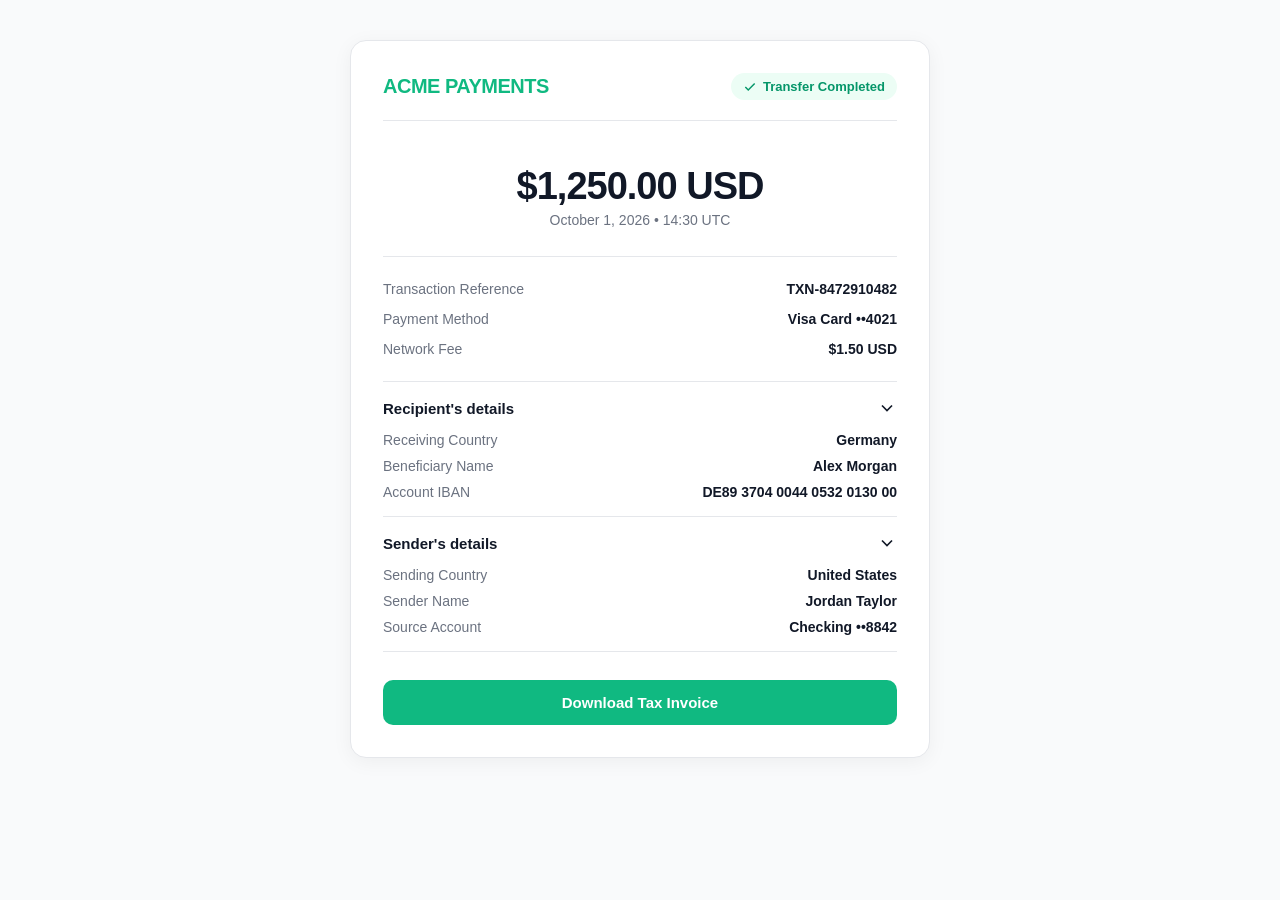
<file: examples/sample_receipt.html>
<!DOCTYPE html>
<html lang="en">
<head>
    <meta charset="UTF-8">
    <meta name="viewport" content="width=device-width, initial-scale=1.0">
    <title>Transaction Receipt</title>
    <style>
        :root {
            --primary: #10b981;
            --primary-dark: #059669;
            --bg-gray: #f9fafb;
            --border-color: #e5e7eb;
            --text-main: #111827;
            --text-muted: #6b7280;
        }
        * { box-sizing: border-box; margin: 0; padding: 0; }
        body {
            font-family: -apple-system, BlinkMacSystemFont, "Segoe UI", Roboto, Helvetica, Arial, sans-serif;
            background-color: var(--bg-gray);
            color: var(--text-main);
            display: flex;
            justify-content: center;
            padding: 40px 20px;
        }
        .receipt-card {
            background: #ffffff;
            width: 100%;
            max-width: 580px;
            border-radius: 16px;
            box-shadow: 0 4px 20px rgba(0, 0, 0, 0.05);
            padding: 32px;
            border: 1px solid var(--border-color);
        }
        .header {
            display: flex;
            justify-content: space-between;
            align-items: center;
            border-bottom: 1px solid var(--border-color);
            padding-bottom: 20px;
            margin-bottom: 24px;
        }
        .brand {
            font-size: 20px;
            font-weight: 800;
            color: var(--primary);
            letter-spacing: -0.5px;
        }
        .status-badge {
            display: inline-flex;
            align-items: center;
            gap: 6px;
            padding: 6px 12px;
            border-radius: 9999px;
            font-size: 13px;
            font-weight: 600;
            background-color: #ecfdf5;
            color: var(--primary-dark);
        }
        .amount-section {
            text-align: center;
            padding: 20px 0 28px;
            border-bottom: 1px solid var(--border-color);
        }
        .amount {
            font-size: 38px;
            font-weight: 800;
            color: var(--text-main);
            letter-spacing: -1px;
        }
        .amount-sub {
            font-size: 14px;
            color: var(--text-muted);
            margin-top: 4px;
        }
        .meta-list {
            padding: 24px 0;
            display: flex;
            flex-direction: column;
            gap: 14px;
            border-bottom: 1px solid var(--border-color);
        }
        .meta-row {
            display: flex;
            justify-content: space-between;
            font-size: 14px;
        }
        .meta-label { color: var(--text-muted); }
        .meta-value { font-weight: 600; color: var(--text-main); }

        /* Accordion / Collapsible Sections */
        .collapsible-section {
            border-bottom: 1px solid var(--border-color);
            padding: 16px 0;
        }
        .accordion-header {
            display: flex;
            justify-content: space-between;
            align-items: center;
            cursor: pointer;
            user-select: none;
            font-weight: 600;
            font-size: 15px;
        }
        .accordion-content {
            padding-top: 14px;
            display: flex;
            flex-direction: column;
            gap: 10px;
        }
        .chevron-icon {
            width: 20px;
            height: 20px;
            transition: transform 0.2s ease;
        }
        .footer-action {
            margin-top: 28px;
            text-align: center;
        }
        .btn-action {
            background-color: var(--primary);
            color: #ffffff;
            font-size: 15px;
            font-weight: 600;
            border: none;
            padding: 14px 28px;
            border-radius: 10px;
            width: 100%;
            cursor: pointer;
        }
    </style>
</head>
<body>
    <div class="receipt-card">
        <div class="header">
            <div class="brand">ACME PAYMENTS</div>
            <div class="status-badge">
                <svg width="14" height="14" viewBox="0 0 24 24" fill="none" stroke="currentColor" stroke-width="2.5"><polyline points="20 6 9 17 4 12"></polyline></svg>
                Transfer Completed
            </div>
        </div>

        <div class="amount-section">
            <div class="amount">$1,250.00 USD</div>
            <div class="amount-sub">October 1, 2026 • 14:30 UTC</div>
        </div>

        <div class="meta-list">
            <div class="meta-row">
                <span class="meta-label">Transaction Reference</span>
                <span class="meta-value">TXN-8472910482</span>
            </div>
            <div class="meta-row">
                <span class="meta-label">Payment Method</span>
                <span class="meta-value">Visa Card ••4021</span>
            </div>
            <div class="meta-row">
                <span class="meta-label">Network Fee</span>
                <span class="meta-value">$1.50 USD</span>
            </div>
        </div>

        <!-- Collapsible Section 1: Recipient Details -->
        <div class="collapsible-section">
            <div class="accordion-header cursor-pointer" aria-expanded="false" role="button">
                <span>Recipient's details</span>
                <svg class="chevron-icon scale-y-[-1]" viewBox="0 0 24 24" fill="none" stroke="currentColor" stroke-width="2">
                    <polyline points="6 9 12 15 18 9"></polyline>
                </svg>
            </div>
            <div class="accordion-content">
                <div class="meta-row">
                    <span class="meta-label">Receiving Country</span>
                    <span class="meta-value">Germany</span>
                </div>
                <div class="meta-row">
                    <span class="meta-label">Beneficiary Name</span>
                    <span class="meta-value">Alex Morgan</span>
                </div>
                <div class="meta-row">
                    <span class="meta-label">Account IBAN</span>
                    <span class="meta-value">DE89 3704 0044 0532 0130 00</span>
                </div>
            </div>
        </div>

        <!-- Collapsible Section 2: Sender Details -->
        <div class="collapsible-section">
            <div class="accordion-header cursor-pointer" aria-expanded="false" role="button">
                <span>Sender's details</span>
                <svg class="chevron-icon scale-y-[-1]" viewBox="0 0 24 24" fill="none" stroke="currentColor" stroke-width="2">
                    <polyline points="6 9 12 15 18 9"></polyline>
                </svg>
            </div>
            <div class="accordion-content">
                <div class="meta-row">
                    <span class="meta-label">Sending Country</span>
                    <span class="meta-value">United States</span>
                </div>
                <div class="meta-row">
                    <span class="meta-label">Sender Name</span>
                    <span class="meta-value">Jordan Taylor</span>
                </div>
                <div class="meta-row">
                    <span class="meta-label">Source Account</span>
                    <span class="meta-value">Checking ••8842</span>
                </div>
            </div>
        </div>

        <div class="footer-action">
            <button class="btn-action">Download Tax Invoice</button>
        </div>
    </div>
</body>
</html>
</file>
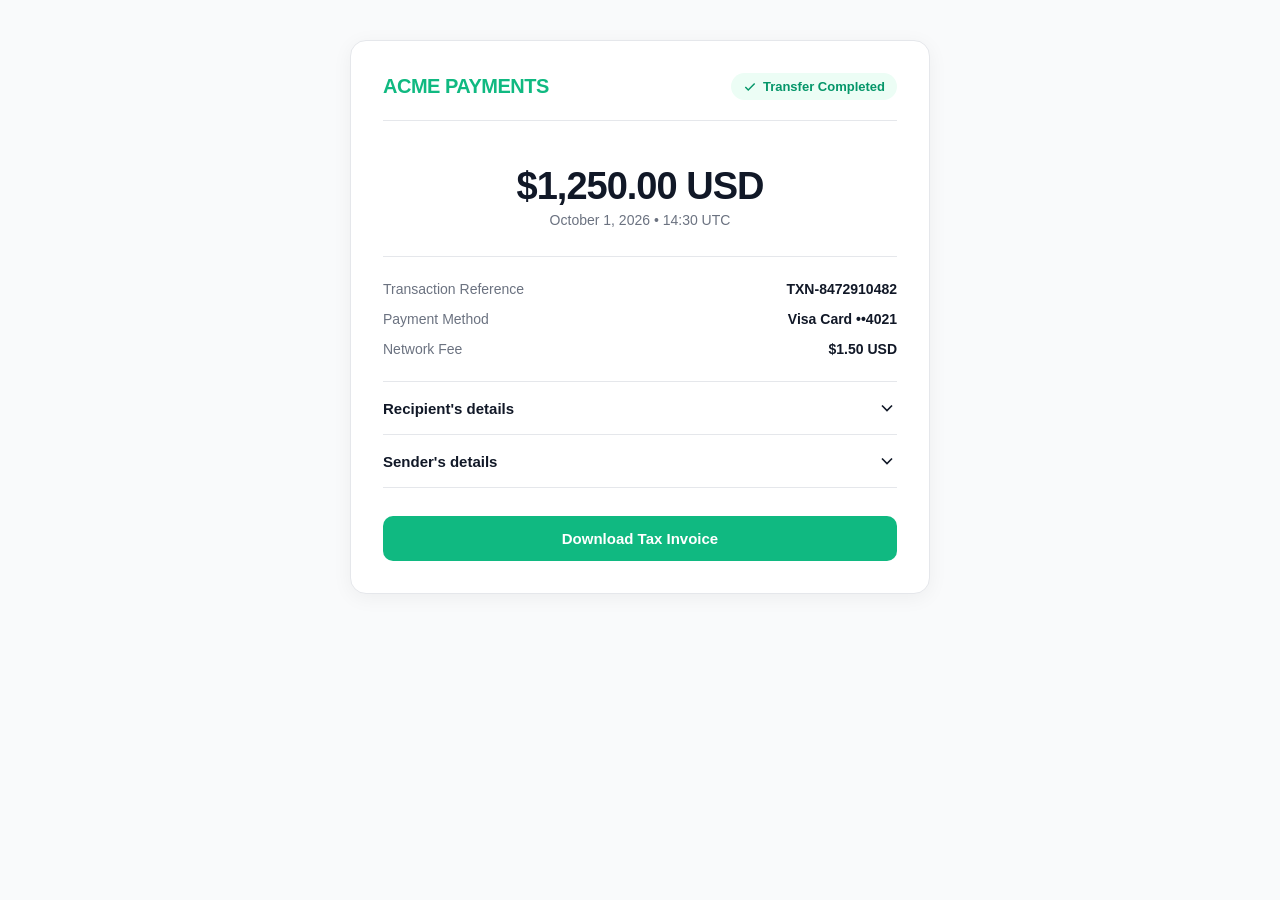
<file: html_to_pdf/examples/sample_receipt.html>
<!DOCTYPE html>
<html lang="en">
<head>
    <meta charset="UTF-8">
    <meta name="viewport" content="width=device-width, initial-scale=1.0">
    <title>Transaction Receipt</title>
    <style>
        :root {
            --primary: #10b981;
            --primary-dark: #059669;
            --bg-gray: #f9fafb;
            --border-color: #e5e7eb;
            --text-main: #111827;
            --text-muted: #6b7280;
        }
        * { box-sizing: border-box; margin: 0; padding: 0; }
        body {
            font-family: -apple-system, BlinkMacSystemFont, "Segoe UI", Roboto, Helvetica, Arial, sans-serif;
            background-color: var(--bg-gray);
            color: var(--text-main);
            display: flex;
            justify-content: center;
            padding: 40px 20px;
        }
        .receipt-card {
            background: #ffffff;
            width: 100%;
            max-width: 580px;
            border-radius: 16px;
            box-shadow: 0 4px 20px rgba(0, 0, 0, 0.05);
            padding: 32px;
            border: 1px solid var(--border-color);
        }
        .header {
            display: flex;
            justify-content: space-between;
            align-items: center;
            border-bottom: 1px solid var(--border-color);
            padding-bottom: 20px;
            margin-bottom: 24px;
        }
        .brand {
            font-size: 20px;
            font-weight: 800;
            color: var(--primary);
            letter-spacing: -0.5px;
        }
        .status-badge {
            display: inline-flex;
            align-items: center;
            gap: 6px;
            padding: 6px 12px;
            border-radius: 9999px;
            font-size: 13px;
            font-weight: 600;
            background-color: #ecfdf5;
            color: var(--primary-dark);
        }
        .amount-section {
            text-align: center;
            padding: 20px 0 28px;
            border-bottom: 1px solid var(--border-color);
        }
        .amount {
            font-size: 38px;
            font-weight: 800;
            color: var(--text-main);
            letter-spacing: -1px;
        }
        .amount-sub {
            font-size: 14px;
            color: var(--text-muted);
            margin-top: 4px;
        }
        .meta-list {
            padding: 24px 0;
            display: flex;
            flex-direction: column;
            gap: 14px;
            border-bottom: 1px solid var(--border-color);
        }
        .meta-row {
            display: flex;
            justify-content: space-between;
            font-size: 14px;
        }
        .meta-label { color: var(--text-muted); }
        .meta-value { font-weight: 600; color: var(--text-main); }

        /* Accordion / Collapsible Sections */
        .collapsible-section {
            border-bottom: 1px solid var(--border-color);
            padding: 16px 0;
        }
        .accordion-header {
            display: flex;
            list-style: none;
            justify-content: space-between;
            align-items: center;
            cursor: pointer;
            user-select: none;
            font-weight: 600;
            font-size: 15px;
        }
        .accordion-content {
            padding-top: 14px;
            display: flex;
            flex-direction: column;
            gap: 10px;
        }
        .chevron-icon {
            width: 20px;
            height: 20px;
            transition: transform 0.2s ease;
        }
        .collapsible-section[open] .chevron-icon {
            transform: rotate(180deg);
        }
        .footer-action {
            margin-top: 28px;
            text-align: center;
        }
        .btn-action {
            background-color: var(--primary);
            color: #ffffff;
            font-size: 15px;
            font-weight: 600;
            border: none;
            padding: 14px 28px;
            border-radius: 10px;
            width: 100%;
            cursor: pointer;
        }
    </style>
</head>
<body>
    <div class="receipt-card">
        <div class="header">
            <div class="brand">ACME PAYMENTS</div>
            <div class="status-badge">
                <svg width="14" height="14" viewBox="0 0 24 24" fill="none" stroke="currentColor" stroke-width="2.5"><polyline points="20 6 9 17 4 12"></polyline></svg>
                Transfer Completed
            </div>
        </div>

        <div class="amount-section">
            <div class="amount">$1,250.00 USD</div>
            <div class="amount-sub">October 1, 2026 • 14:30 UTC</div>
        </div>

        <div class="meta-list">
            <div class="meta-row">
                <span class="meta-label">Transaction Reference</span>
                <span class="meta-value">TXN-8472910482</span>
            </div>
            <div class="meta-row">
                <span class="meta-label">Payment Method</span>
                <span class="meta-value">Visa Card ••4021</span>
            </div>
            <div class="meta-row">
                <span class="meta-label">Network Fee</span>
                <span class="meta-value">$1.50 USD</span>
            </div>
        </div>

        <!-- Collapsible Section 1: Recipient Details -->
        <details class="collapsible-section">
            <summary class="accordion-header">
                <span>Recipient's details</span>
                <svg class="chevron-icon" viewBox="0 0 24 24" fill="none" stroke="currentColor" stroke-width="2">
                    <polyline points="6 9 12 15 18 9"></polyline>
                </svg>
            </summary>
            <div class="accordion-content">
                <div class="meta-row">
                    <span class="meta-label">Receiving Country</span>
                    <span class="meta-value">Germany</span>
                </div>
                <div class="meta-row">
                    <span class="meta-label">Beneficiary Name</span>
                    <span class="meta-value">Alex Morgan</span>
                </div>
                <div class="meta-row">
                    <span class="meta-label">Account IBAN</span>
                    <span class="meta-value">DE89 3704 0044 0532 0130 00</span>
                </div>
            </div>
        </details>

        <!-- Collapsible Section 2: Sender Details -->
        <details class="collapsible-section">
            <summary class="accordion-header">
                <span>Sender's details</span>
                <svg class="chevron-icon" viewBox="0 0 24 24" fill="none" stroke="currentColor" stroke-width="2">
                    <polyline points="6 9 12 15 18 9"></polyline>
                </svg>
            </summary>
            <div class="accordion-content">
                <div class="meta-row">
                    <span class="meta-label">Sending Country</span>
                    <span class="meta-value">United States</span>
                </div>
                <div class="meta-row">
                    <span class="meta-label">Sender Name</span>
                    <span class="meta-value">Jordan Taylor</span>
                </div>
                <div class="meta-row">
                    <span class="meta-label">Source Account</span>
                    <span class="meta-value">Checking ••8842</span>
                </div>
            </div>
        </details>

        <div class="footer-action">
            <button class="btn-action">Download Tax Invoice</button>
        </div>
    </div>
</body>
</html>
</file>
